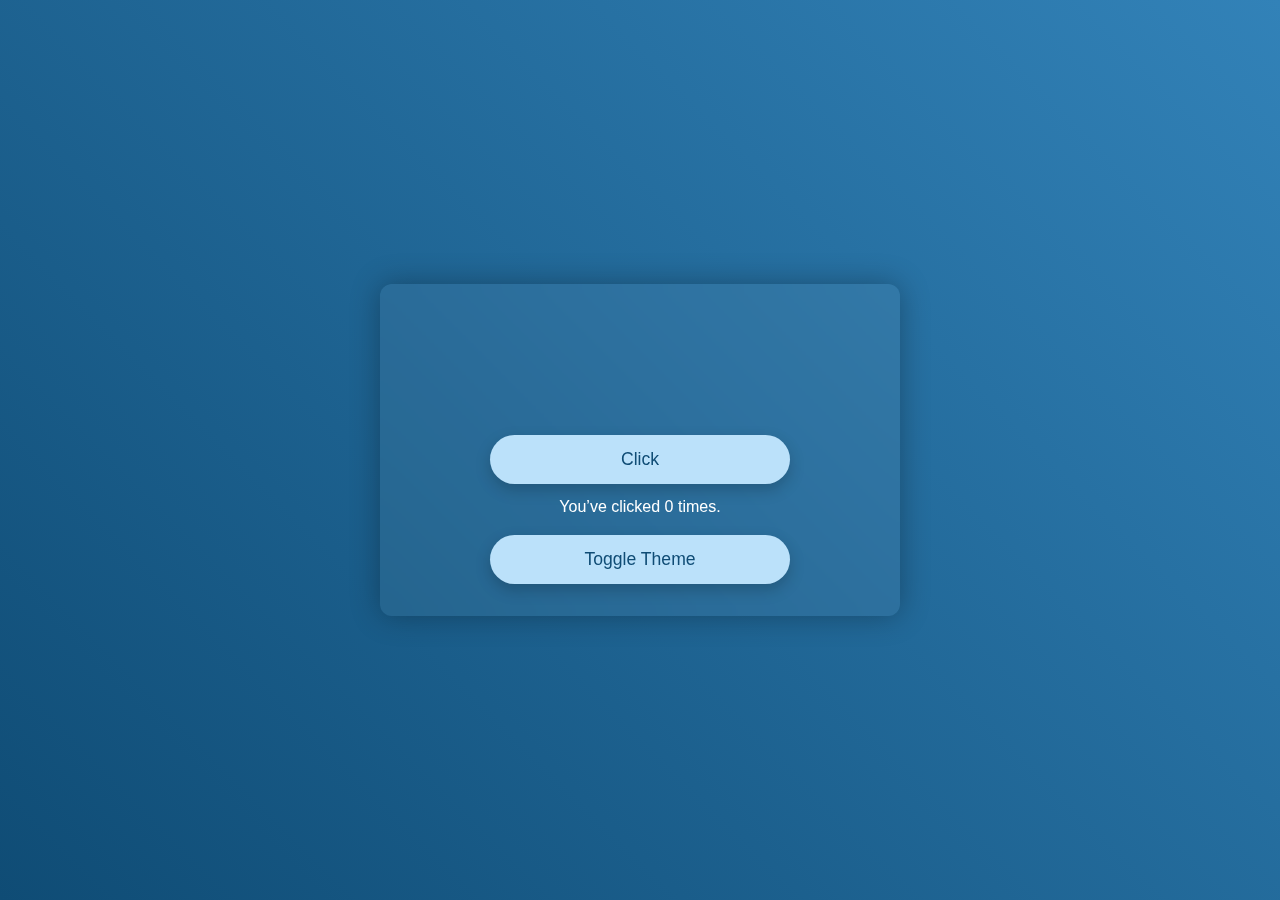
<file: Animation_button/index.html>
<!doctype html>
<html class="no-js" lang="en">
<head>
  <meta charset="utf-8">
  <meta name="viewport" content="width=device-width, initial-scale=1">
  <title>Animated Button</title>
  <link rel="stylesheet" href="css/style.css">
  <meta name="description" content="Interactive button demo with stylish animation">
  <meta property="og:title" content="Animated Button">
  <meta property="og:type" content="website">
  <meta property="og:url" content="https://domain.com">
  <meta property="og:image" content="https://domain.com/preview.png">
  <meta property="og:image:alt" content="Preview of animated button interface">
  <link rel="icon" href="/favicon.ico" sizes="any">
  <link rel="icon" href="/icon.svg" type="image/svg+xml">
  <link rel="apple-touch-icon" href="icon.png">
  <link rel="manifest" href="site.webmanifest">
  <meta name="theme-color" content="#fafafa">
</head>

<body class="deepblue">
<div class="container">
  <h1 class="fade-in">Welcome to the Button Experience</h1>
  <button class="cool-button">Click</button>
  <p class="click-count">You’ve clicked 0 times.</p>
  <button class="toggle-theme">Toggle Theme</button>
  <div class="toast" id="toast">Clicked!</div>
</div>
<script src="js/app.js"></script>
</body>
</html>
</file>
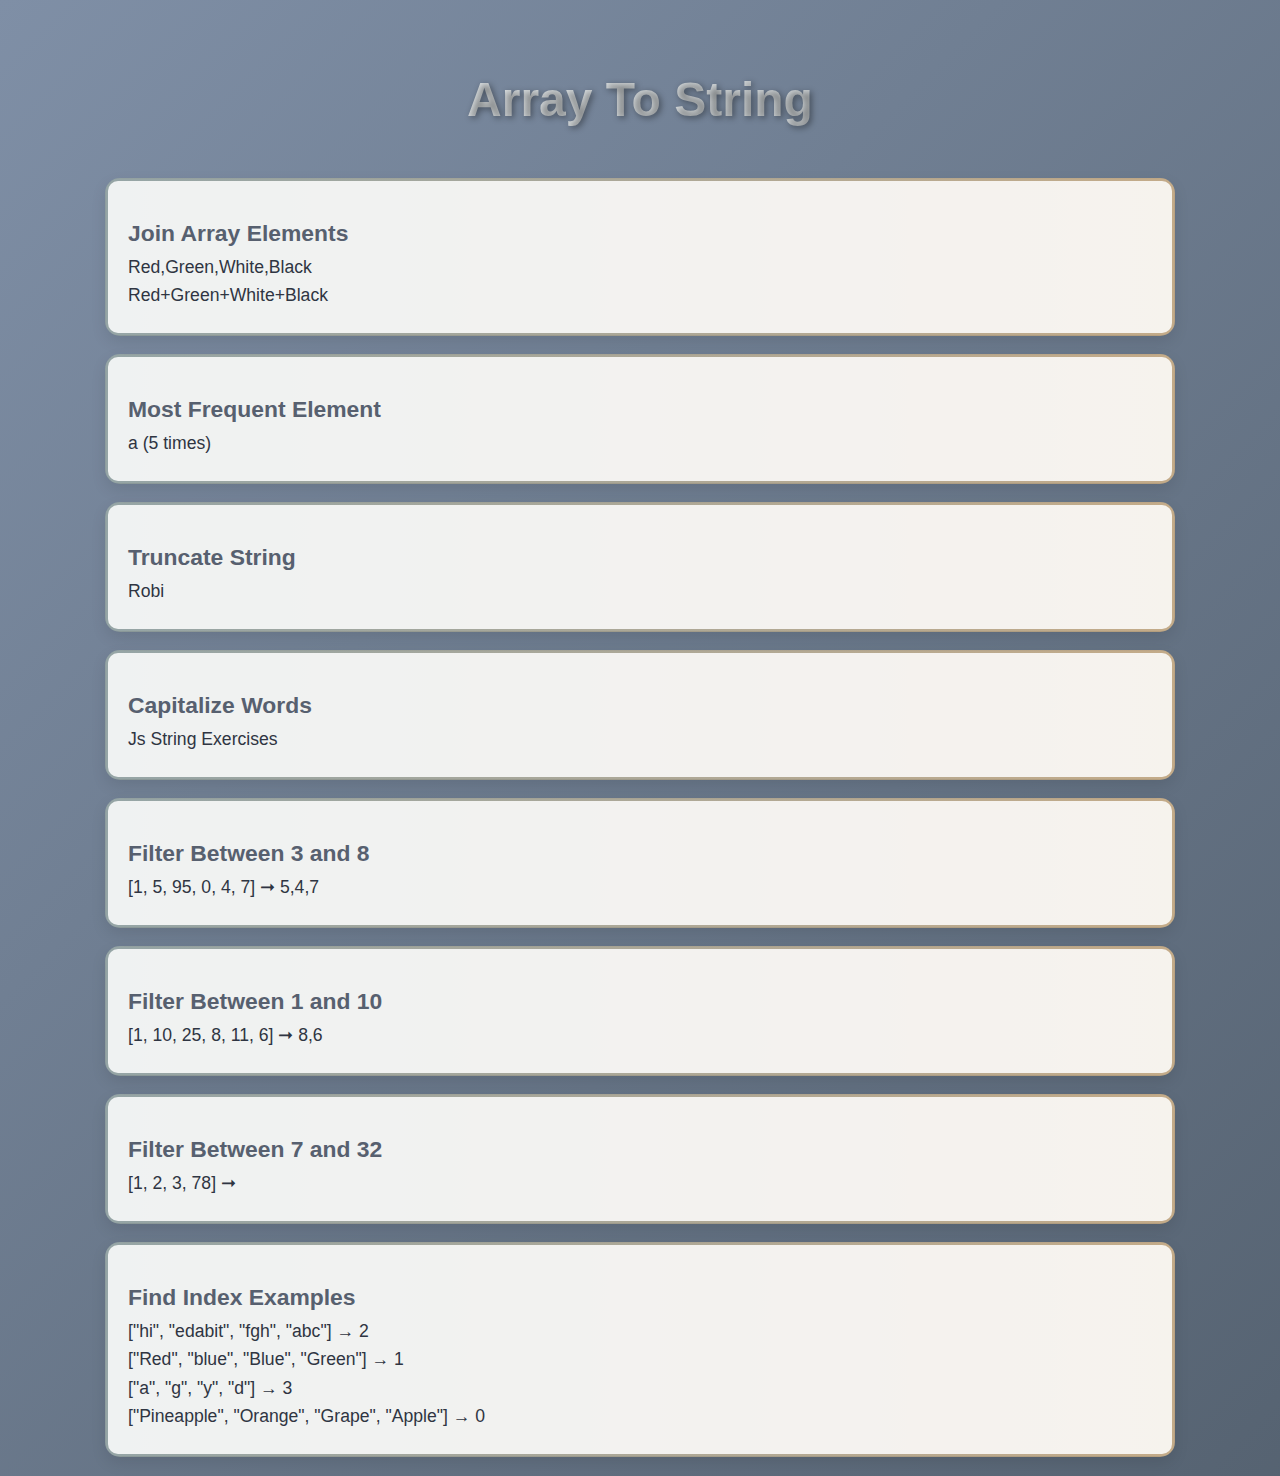
<file: Arr_ To_String/index.html>
<!DOCTYPE html>
<html lang="en">
<head>
  <meta charset="utf-8" />
  <meta name="viewport" content="width=device-width, initial-scale=1" />
  <title>Array To String</title>

  <meta name="description" content="A showcase of JavaScript challenges with animations and UI magic" />
  <meta name="theme-color" content="#fafafa" />

  <meta property="og:title" content="JavaScript Challenge Panels" />
  <meta property="og:type" content="website" />
  <meta property="og:url" content="" />
  <meta property="og:image" content="" />
  <meta property="og:image:alt" content="A colorful JavaScript challenge interface" />

  <link rel="icon" href="/favicon.ico" sizes="any" />
  <link rel="icon" href="/icon.svg" type="image/svg+xml" />
  <link rel="apple-touch-icon" href="icon.png" />
  <link rel="manifest" href="site.webmanifest" />

  <link rel="stylesheet" href="css/style.css" />
</head>
<body>
<h1>Array To String</h1>

<div class="card" id="panel1"></div>
<div class="card" id="panel2"></div>
<div class="card" id="panel3"></div>
<div class="card" id="panel4"></div>
<div class="card" id="panel5"></div>
<div class="card" id="panel6"></div>
<div class="card" id="panel7"></div>
<div class="card" id="panel8"></div>

<script src="js/app.js"></script>
</body>
</html>
</file>
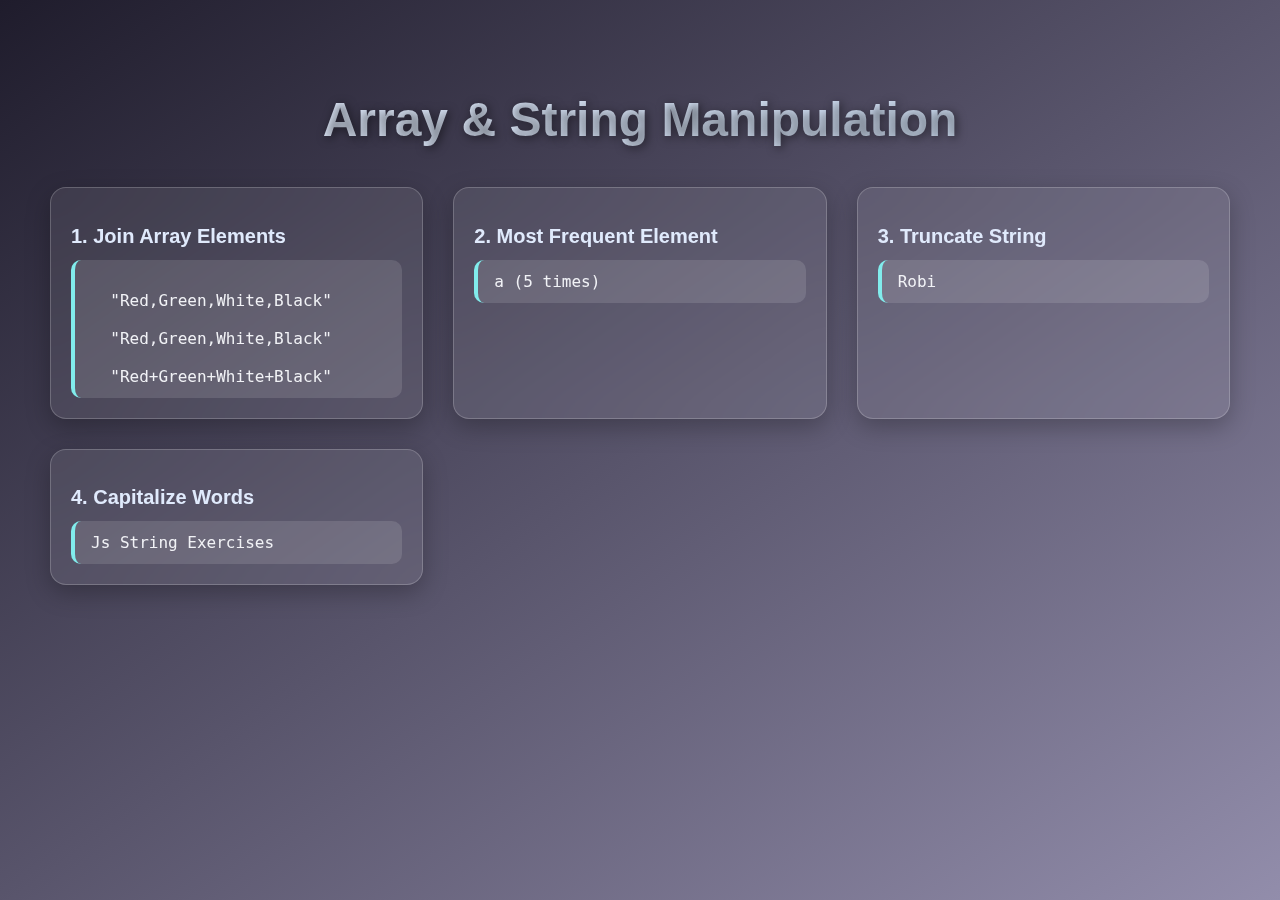
<file: Arr_To_String/index.html>
<!DOCTYPE html>
<html lang="en">
<head>
  <meta charset="utf-8" />
  <meta name="viewport" content="width=device-width, initial-scale=1" />
  <title>Array & String Manipulation</title>

  <meta name="description" content="A showcase of JavaScript string and array manipulation tasks with styled UI" />
  <meta name="theme-color" content="#fafafa" />

  <link rel="icon" href="/favicon.ico" sizes="any" />
  <link rel="stylesheet" href="css/style.css" />
</head>
<body>

<h1>Array & String Manipulation</h1>

<div class="container">
  <div class="card" id="panel1">
    <h2>1. Join Array Elements</h2>
    <div class="output" id="joinOutput"></div>
  </div>

  <div class="card" id="panel2">
    <h2>2. Most Frequent Element</h2>
    <div class="output" id="freqOutput"></div>
  </div>

  <div class="card" id="panel3">
    <h2>3. Truncate String</h2>
    <div class="output" id="truncateOutput"></div>
  </div>

  <div class="card" id="panel4">
    <h2>4. Capitalize Words</h2>
    <div class="output" id="capitalizeOutput"></div>
  </div>
</div>

<script src="js/app.js"></script>
</body>
</html>
</file>
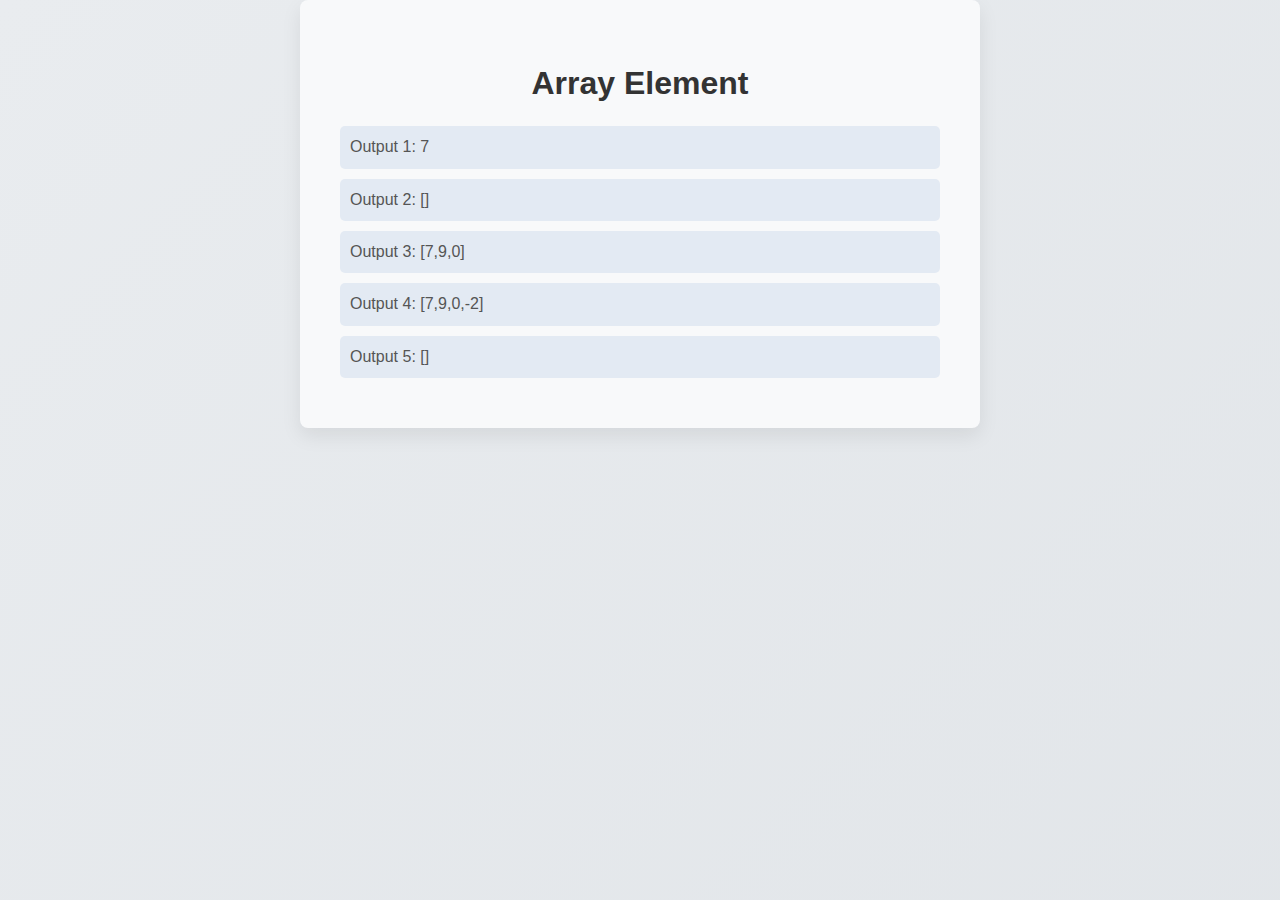
<file: Array/index.html>
<!doctype html>
<html class="no-js" lang="">

<head>
  <meta charset="utf-8">
  <meta name="viewport" content="width=device-width, initial-scale=1">
  <title></title>
  <link rel="stylesheet" href="css/style.css">
  <meta name="description" content="">

  <meta property="og:title" content="">
  <meta property="og:type" content="">
  <meta property="og:url" content="">
  <meta property="og:image" content="">
  <meta property="og:image:alt" content="">

  <link rel="icon" href="/favicon.ico" sizes="any">
  <link rel="icon" href="/icon.svg" type="image/svg+xml">
  <link rel="apple-touch-icon" href="icon.png">

  <link rel="manifest" href="site.webmanifest">
  <meta name="theme-color" content="#fafafa">
</head>

<body>

<div class="container">
  <h1>Array Element</h1>
  <div id="output" class="output-box"></div>
</div>
  <script src="js/app.js"></script>

</body>

</html>
</file>
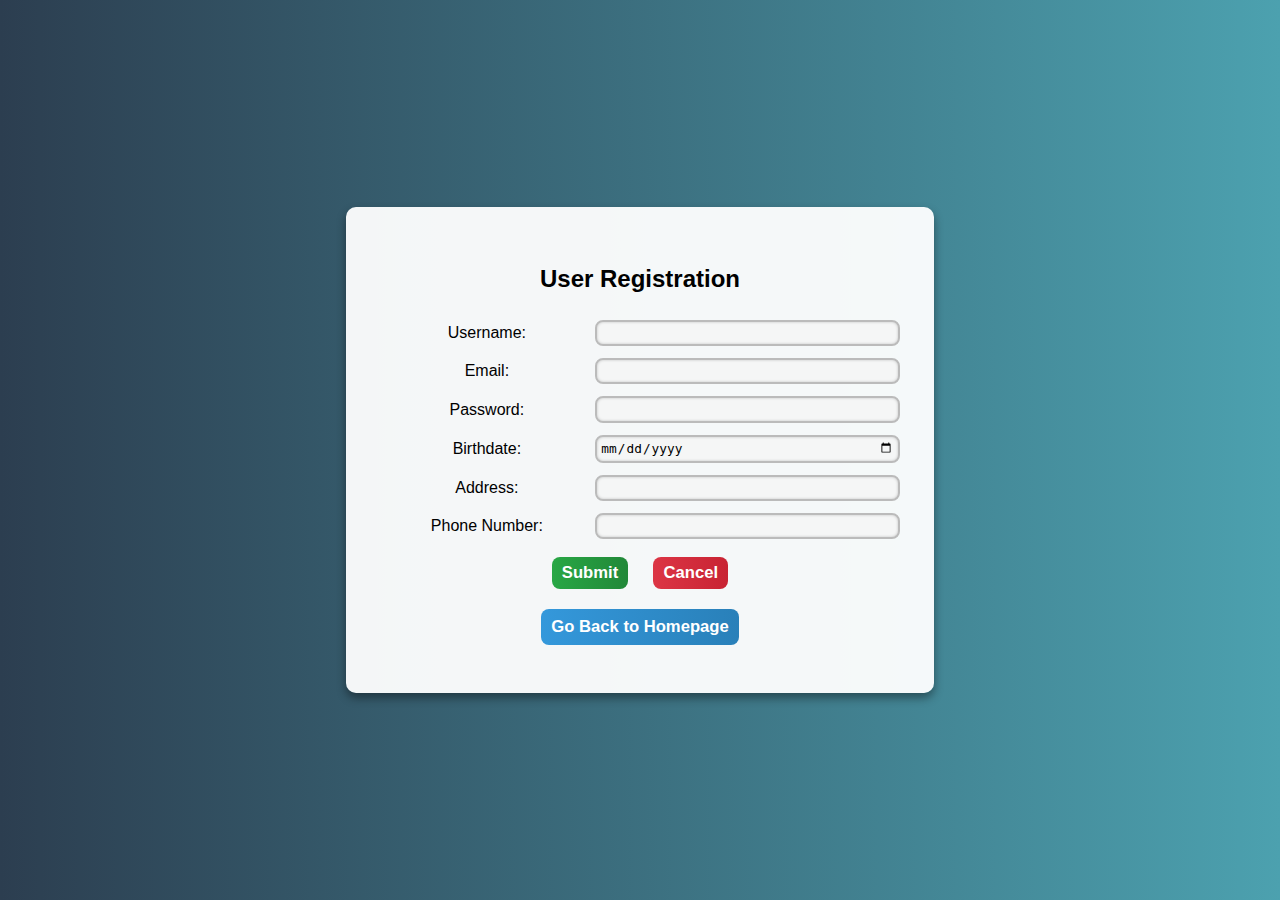
<file: Registration_form/index.html>
<!doctype html>
<html class="no-js" lang="">

<head>
  <meta charset="utf-8">
  <meta name="viewport" content="width=device-width, initial-scale=1">
  <title>Registration Form</title>
  <link rel="stylesheet" href="css/style.css">
  <meta name="description" content="">

  <meta property="og:title" content="">
  <meta property="og:type" content="">
  <meta property="og:url" content="">
  <meta property="og:image" content="">
  <meta property="og:image:alt" content="">

  <link rel="icon" href="/favicon.ico" sizes="any">
  <link rel="icon" href="/icon.svg" type="image/svg+xml">
  <link rel="apple-touch-icon" href="icon.png">

  <link rel="manifest" href="site.webmanifest">
  <meta name="theme-color" content="#fafafa">
</head>

<body>

<body>
<div class="container">
  <h2>User Registration</h2>
  <form id="registrationForm">
    <table>
      <tr><td><label for="username">Username:</label></td><td><input type="text" id="username" required></td></tr>
      <tr><td><label for="email">Email:</label></td><td><input type="email" id="email" required></td></tr>
      <tr><td><label for="password">Password:</label></td><td><input type="password" id="password" required></td></tr>
      <tr><td><label for="birthdate">Birthdate:</label></td><td><input type="date" id="birthdate" required></td></tr>
      <tr><td><label for="address">Address:</label></td><td><input type="text" id="address" required></td></tr>
      <tr><td><label for="phone">Phone Number:</label></td><td><input type="tel" id="phone" required></td></tr>
    </table>
    <button type="submit" class="submit-btn">Submit</button>
    <button type="reset" class="cancel-btn">Cancel</button>
  </form>
  <button onclick="goToHomepage()" class="home-btn">Go Back to Homepage</button>
</div>
  <script src="js/app.js"></script>
<script>
  function goToHomepage() {
    window.location.href = "home.html"; // Redirect back to homepage
  }
</script>

</body>
</html>
</file>
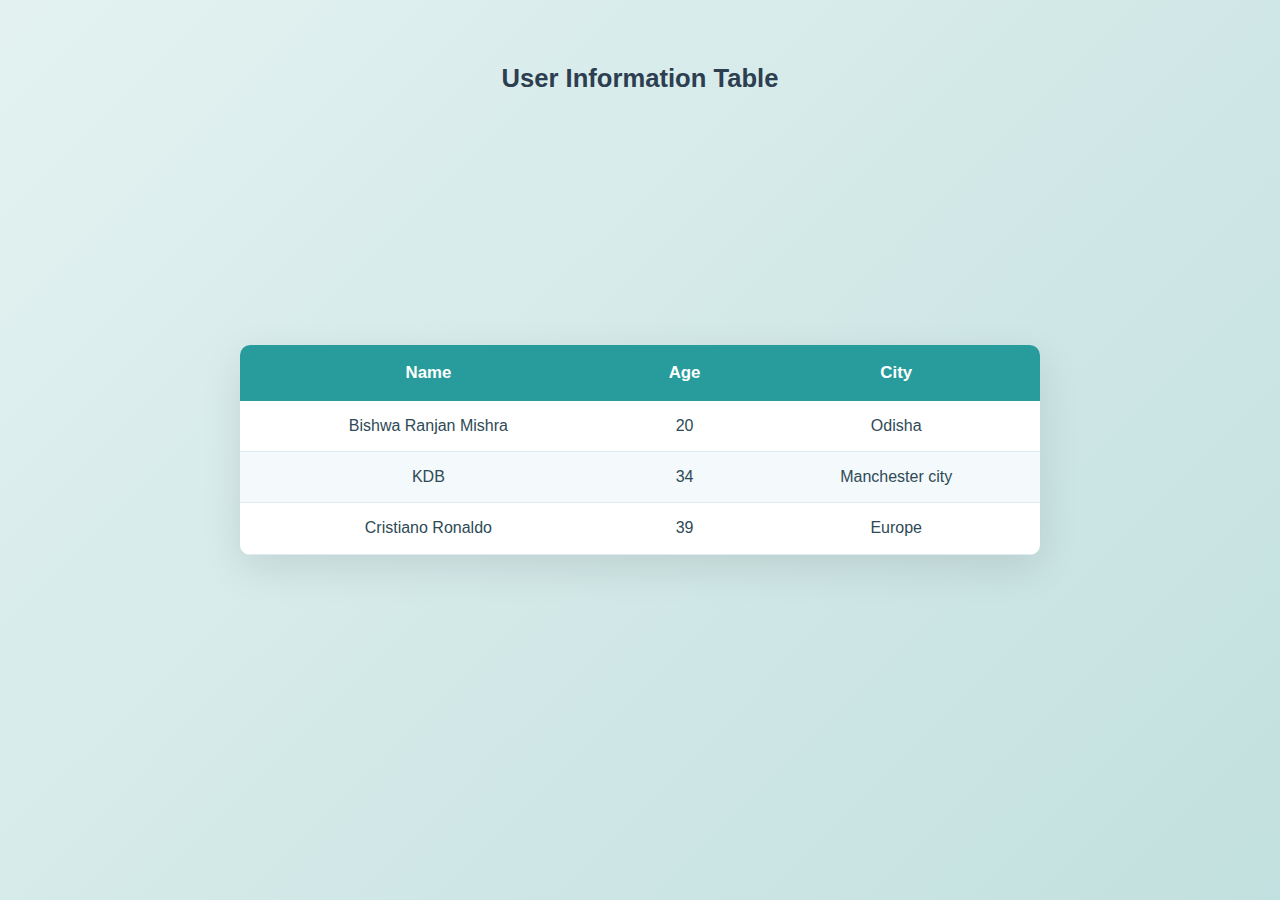
<file: User_Information_Table/index.html>
<!doctype html>
<html class="no-js" lang="">

<head>
  <meta charset="utf-8">
  <meta name="viewport" content="width=device-width, initial-scale=1">
  <title>Basic HTML Table</title>
  <link rel="stylesheet" href="css/style.css">
  <meta name="description" content="">

  <meta property="og:title" content="">
  <meta property="og:type" content="">
  <meta property="og:url" content="">
  <meta property="og:image" content="">
  <meta property="og:image:alt" content="">

  <link rel="icon" href="/favicon.ico" sizes="any">
  <link rel="icon" href="/icon.svg" type="image/svg+xml">
  <link rel="apple-touch-icon" href="icon.png">

  <link rel="manifest" href="site.webmanifest">
  <meta name="theme-color" content="#fafafa">
</head>

<body>
<h2><b>User Information Table</b></h2>
<table id="userTable">
  <thead>
  <tr>
    <th>Name</th>
    <th>Age</th>
    <th>City</th>
  </tr>
  </thead>
  <tbody>
  <tr>
    <td>Bishwa Ranjan Mishra</td>
    <td>20</td>
    <td>Odisha</td>
  </tr>
  <tr>
    <td>KDB</td>
    <td>34</td>
    <td>Manchester city</td>
  </tr>

  <tr>
    <td>Cristiano Ronaldo</td>
    <td>39</td>
    <td>Europe</td>
  </tr>
  </tbody>
</table>
  <script src="js/app.js"></script>

</body>

</html>
</file>
<file: Animation_button/css/style.css>
html {
  color: #222;
  font-size: 1em;
  line-height: 1.4;
  font-family: 'Segoe UI', Tahoma, Geneva, Verdana, sans-serif;
}

::selection {
  background: #b3d4fc;
  text-shadow: none;
}

body {
  margin: 0;
  height: 100vh;
  display: flex;
  justify-content: center;
  align-items: center;
  transition: background 0.8s ease-in-out;
}

/* Default Theme */
body.deepblue {
  background: linear-gradient(45deg, #0f4c75, #3282b8);
  animation: backgroundPulse 6s infinite alternate ease-in-out;
}

/* Sunrise Theme */
body.sunrise {
  background: linear-gradient(45deg, #FF6E7F, #BFE9FF);
  animation: sunrisePulse 6s infinite alternate ease-in-out;
}

/* Container + Layout */
.container {
  text-align: center;
  padding: 20px;
  max-width: 480px;
  width: 90%;
  background: rgba(255, 255, 255, 0.05);
  border-radius: 12px;
  box-shadow: 0 0 30px rgba(0, 0, 0, 0.3);
  backdrop-filter: blur(10px);
  animation: fadeIn 1.5s ease-out forwards;
}

/* Heading */
h1 {
  font-size: 2em;
  color: #bbe1fa;
  margin-bottom: 20px;
  opacity: 0;
  transform: translateY(-20px);
  animation: fadeInTitle 1.4s ease forwards;
}

/* Buttons */
.cool-button,
.toggle-theme {
  padding: 14px 30px;
  font-size: 1.1em;
  margin: 12px auto;
  display: block;
  width: 100%;
  max-width: 300px;
  color: #0f4c75;
  background-color: #bbe1fa;
  border: none;
  border-radius: 50px;
  cursor: pointer;
  transition: all 0.3s ease-in-out;
  box-shadow: 0 6px 16px rgba(0, 0, 0, 0.2);
}

.cool-button:hover,
.toggle-theme:hover {
  background-color: #0f4c75;
  color: #bbe1fa;
  transform: translateY(-3px) scale(1.05);
  box-shadow: 0 8px 20px rgba(0, 0, 0, 0.3);
}

/* Text Count */
.click-count {
  color: #fff;
  margin-top: 10px;
  font-weight: 500;
}

/* Toast Popup */
.toast {
  position: fixed;
  bottom: 30px;
  left: 50%;
  transform: translateX(-50%);
  background: #222;
  color: #fff;
  padding: 10px 20px;
  border-radius: 6px;
  opacity: 0;
  pointer-events: none;
  transition: opacity 0.5s ease;
  z-index: 10;
}

/* Sunrise Text Overrides */
body.sunrise h1,
body.sunrise .click-count {
  color: #222;
}

body.sunrise .cool-button,
body.sunrise .toggle-theme {
  color: #222;
  background-color: #fff;
}

body.sunrise .cool-button:hover,
body.sunrise .toggle-theme:hover {
  background-color: #222;
  color: #fff;
}

/* Animations */
@keyframes pulse {
  0% { transform: scale(1); }
  50% { transform: scale(1.05); }
  100% { transform: scale(1); }
}

@keyframes backgroundPulse {
  0% { filter: brightness(1); }
  100% { filter: brightness(1.3); }
}

@keyframes sunrisePulse {
  0% { filter: brightness(1); }
  100% { filter: brightness(1.2); }
}

@keyframes fadeIn {
  to {
    opacity: 1;
    transform: translateY(0);
  }
}

@keyframes fadeInTitle {
  to {
    opacity: 1;
    transform: translateY(0);
  }
}
</file>
<file: Arr_ To_String/css/style.css>
body {
  margin: 0;
  font-family: 'Segoe UI', sans-serif;
  background: linear-gradient(-45deg, #2f3640, #3d3d3d, #485460, #7f8fa6);
  background-size: 400% 400%;
  animation: gradientMove 16s ease infinite;
  color: #2f3542;
}

@keyframes gradientMove {
  0%, 100% { background-position: 0% 50%; }
  50% { background-position: 100% 50%; }
}

h1 {
  text-align: center;
  padding: 40px 0 20px;
  font-size: 3em;
  animation: fadeIn 1.5s ease forwards;
  background: linear-gradient(90deg, #ecf0f1, #bdc3c7, #95a5a6, #7f8c8d);
  background-size: 300% 300%;
  -webkit-background-clip: text;
  -webkit-text-fill-color: transparent;
  animation: colorShift 6s ease infinite;
  text-shadow: 2px 2px 6px rgba(0,0,0,0.4);
}

@keyframes fadeIn {
  from { opacity: 0; transform: translateY(-20px); }
  to { opacity: 1; transform: translateY(0); }
}

@keyframes colorShift {
  0% { background-position: 0% 50%; }
  50% { background-position: 100% 50%; }
  100% { background-position: 0% 50%; }
}

.card {
  position: relative;
  background: rgba(255, 255, 255, 0.85);
  margin: 20px auto;
  width: 80%;
  padding: 20px;
  border-radius: 12px;
  color: #2f3542;
  font-size: 1.1em;
  box-shadow: 0 6px 16px rgba(0, 0, 0, 0.1);
  transition: transform 0.4s ease;
  border: 2px solid transparent;
  background-clip: padding-box;
}

.card::before {
  content: "";
  position: absolute;
  top: -3px;
  left: -3px;
  right: -3px;
  bottom: -3px;
  border-radius: 15px;
  background: linear-gradient(90deg, #95a5a6, #d3ad7f, #7f8c8d, #bdc3c7);
  background-size: 400% 400%;
  animation: borderGradient 8s ease infinite;
  z-index: -1;
}

@keyframes borderGradient {
  0% { background-position: 0% 50%; }
  50% { background-position: 100% 50%; }
  100% { background-position: 0% 50%; }
}

.card:hover {
  transform: scale(1.03);
}

.card h2 {
  font-weight: bold;
  font-size: 1.3em;
  color: #57606f;
  margin-bottom: 10px;
}

.card p {
  margin: 0.4em 0;
}
</file>
<file: Arr_To_String/css/style.css>
/* Base Styling */
body {
  margin: 0;
  font-family: 'Segoe UI', sans-serif;
  background: linear-gradient(to bottom right, #1f1c2c, #928dab);
  min-height: 100vh;
  display: flex;
  flex-direction: column;
  align-items: center;
  padding: 60px 20px;
  box-sizing: border-box;
  color: #ffffffcc;
}

/* Title */
h1 {
  font-size: 3rem;
  margin-bottom: 40px;
  background: linear-gradient(90deg, #e0eafc, #cfdef3);
  -webkit-background-clip: text;
  -webkit-text-fill-color: transparent;
  animation: fadeIn 1.2s ease-in;
  text-align: center;
  text-shadow: 2px 2px 10px rgba(0, 0, 0, 0.5);
}

/* Grid Layout */
.container {
  display: grid;
  grid-template-columns: repeat(auto-fit, minmax(280px, 1fr));
  gap: 30px;
  width: 100%;
  max-width: 1200px;
  padding: 0 10px;
  box-sizing: border-box;
}

/* Card Styling with Glassmorphism */
.card {
  background: rgba(255, 255, 255, 0.08);
  border-radius: 16px;
  backdrop-filter: blur(15px);
  -webkit-backdrop-filter: blur(15px);
  border: 1px solid rgba(255, 255, 255, 0.2);
  padding: 20px;
  box-shadow: 0 8px 24px rgba(0, 0, 0, 0.25);
  transition: transform 0.3s ease, box-shadow 0.3s ease;
}

.card:hover {
  transform: translateY(-5px) scale(1.02);
  box-shadow: 0 0 25px rgba(173, 216, 230, 0.7);
}

.card h2 {
  font-size: 1.25rem;
  color: #e0eafc;
  margin-bottom: 12px;
}

/* Output Box */
.output {
  background: rgba(255, 255, 255, 0.12);
  padding: 12px 16px;
  border-radius: 10px;
  font-family: monospace;
  font-size: 1rem;
  color: #f1f2f6;
  word-break: break-word;
  white-space: pre-wrap;
  border-left: 4px solid #81ecec;
}

/* Fade-in Animation */
@keyframes fadeIn {
  from {
    opacity: 0;
    transform: translateY(-20px);
  }
  to {
    opacity: 1;
    transform: translateY(0);
  }
}

/* Responsive Tweak */
@media (max-width: 600px) {
  h1 {
    font-size: 2.2rem;
  }

  .output {
    font-size: 0.95rem;
  }
}
</file>
<file: Array/css/style.css>
/*! HTML5 Boilerplate v9.0.1 | MIT License | https://html5boilerplate.com/ */

/* main.css 3.0.0 | MIT License | https://github.com/h5bp/main.css#readme */
/*
 * What follows is the result of much research on cross-browser styling.
 * Credit left inline and big thanks to Nicolas Gallagher, Jonathan Neal,
 * Kroc Camen, and the H5BP dev community and team.
 */

/* ==========================================================================
   Base styles: opinionated defaults
   ========================================================================== */

html {
  color: #222;
  font-size: 1em;
  line-height: 1.4;
}

/*
 * Remove text-shadow in selection highlight:
 * https://twitter.com/miketaylr/status/12228805301
 *
 * Customize the background color to match your design.
 */

::-moz-selection {
  background: #b3d4fc;
  text-shadow: none;
}

::selection {
  background: #b3d4fc;
  text-shadow: none;
}

/*
 * A better looking default horizontal rule
 */

hr {
  display: block;
  height: 1px;
  border: 0;
  border-top: 1px solid #ccc;
  margin: 1em 0;
  padding: 0;
}

/*
 * Remove the gap between audio, canvas, iframes,
 * images, videos and the bottom of their containers:
 * https://github.com/h5bp/html5-boilerplate/issues/440
 */

audio,
canvas,
iframe,
img,
svg,
video {
  vertical-align: middle;
}

/*
 * Remove default fieldset styles.
 */

fieldset {
  border: 0;
  margin: 0;
  padding: 0;
}

/*
 * Allow only vertical resizing of textareas.
 */

textarea {
  resize: vertical;
}

/* ==========================================================================
   Author's custom styles
   ========================================================================== */

/* ==========================================================================
   Helper classes
   ========================================================================== */

/*
 * Hide visually and from screen readers
 */

.hidden,
[hidden] {
  display: none !important;
}

/*
 * Hide only visually, but have it available for screen readers:
 * https://snook.ca/archives/html_and_css/hiding-content-for-accessibility
 *
 * 1. For long content, line feeds are not interpreted as spaces and small width
 *    causes content to wrap 1 word per line:
 *    https://medium.com/@jessebeach/beware-smushed-off-screen-accessible-text-5952a4c2cbfe
 */

.visually-hidden {
  border: 0;
  clip: rect(0, 0, 0, 0);
  height: 1px;
  margin: -1px;
  overflow: hidden;
  padding: 0;
  position: absolute;
  white-space: nowrap;
  width: 1px;
  /* 1 */
}

/*
 * Extends the .visually-hidden class to allow the element
 * to be focusable when navigated to via the keyboard:
 * https://www.drupal.org/node/897638
 */

.visually-hidden.focusable:active,
.visually-hidden.focusable:focus {
  clip: auto;
  height: auto;
  margin: 0;
  overflow: visible;
  position: static;
  white-space: inherit;
  width: auto;
}

/*
 * Hide visually and from screen readers, but maintain layout
 */

.invisible {
  visibility: hidden;
}

/*
 * Clearfix: contain floats
 *
 * The use of `table` rather than `block` is only necessary if using
 * `::before` to contain the top-margins of child elements.
 */

.clearfix::before,
.clearfix::after {
  content: "";
  display: table;
}

.clearfix::after {
  clear: both;
}

/* ==========================================================================
   EXAMPLE Media Queries for Responsive Design.
   These examples override the primary ('mobile first') styles.
   Modify as content requires.
   ========================================================================== */

@media only screen and (min-width: 35em) {
  /* Style adjustments for viewports that meet the condition */
}

@media print,
  (-webkit-min-device-pixel-ratio: 1.25),
  (min-resolution: 1.25dppx),
  (min-resolution: 120dpi) {
  /* Style adjustments for high resolution devices */
}

/* ==========================================================================
   Print styles.
   Inlined to avoid the additional HTTP request:
   https://www.phpied.com/delay-loading-your-print-css/
   ========================================================================== */

@media print {
  *,
  *::before,
  *::after {
    background: #fff !important;
    color: #000 !important;
    /* Black prints faster */
    box-shadow: none !important;
    text-shadow: none !important;
  }

  a,
  a:visited {
    text-decoration: underline;
  }

  a[href]::after {
    content: " (" attr(href) ")";
  }

  abbr[title]::after {
    content: " (" attr(title) ")";
  }

  /*
   * Don't show links that are fragment identifiers,
   * or use the `javascript:` pseudo protocol
   */
  a[href^="#"]::after,
  a[href^="javascript:"]::after {
    content: "";
  }

  pre {
    white-space: pre-wrap !important;
  }

  pre,
  blockquote {
    border: 1px solid #999;
    page-break-inside: avoid;
  }

  tr,
  img {
    page-break-inside: avoid;
  }

  p,
  h2,
  h3 {
    orphans: 3;
    widows: 3;
  }

  h2,
  h3 {
    page-break-after: avoid;
  }
}


body {
  margin: 0;
  font-family: "Segoe UI", Tahoma, Geneva, Verdana, sans-serif;
  background: linear-gradient(135deg, #e9ecef, #dee2e6, #ced4da);
  background-size: 400% 400%;
  animation: gradientShift 30s ease infinite;
  transition: background-color 1s ease-in-out;
}

@keyframes gradientShift {
  0% { background-position: 0% 50%; }
  50% { background-position: 100% 50%; }
  100% { background-position: 0% 50%; }
}


.container {
  padding: 40px;
  max-width: 600px;
  margin: auto;
  background-color: #f8f9fa;
  box-shadow: 0 8px 20px rgba(0, 0, 0, 0.08);
  border-radius: 8px;
  animation: slideIn 1.5s cubic-bezier(0.25, 1, 0.5, 1) forwards;
}

@keyframes slideIn {
  from { opacity: 0; transform: translateY(40px); }
  to { opacity: 1; transform: translateY(0); }
}

h1 {
  font-size: 2em;
  color: #333;
  text-align: center;
  margin-bottom: 20px;
  animation: fadeText 2s cubic-bezier(0.25, 1, 0.5, 1) forwards;
}

@keyframes fadeText {
  from { opacity: 0; transform: translateY(-20px); }
  to { opacity: 1; transform: translateY(0); }
}

.output-box p {
  font-size: 1rem;
  color: #555;
  background-color: #e3eaf3;
  padding: 10px;
  margin: 10px 0;
  border-radius: 5px;
  animation: appear 1s ease-out forwards;
  transition: transform 0.3s ease, opacity 0.3s ease;
}

@keyframes appear {
  from { opacity: 0; transform: scale(0.95); }
  to { opacity: 1; transform: scale(1); }
}
</file>
<file: Registration_form/css/style.css>
body {
  font-family: 'Poppins', sans-serif;
  background: linear-gradient(to right, #2c3e50, #4ca1af);
  display: flex;
  justify-content: center;
  align-items: center;
  height: 100vh;
  margin: 0;
}

.container {
  background: rgba(255, 255, 255, 0.95);
  padding: 3%;
  border-radius: 10px;
  box-shadow: 0px 5px 10px rgba(0, 0, 0, 0.4);
  width: 40%;
  text-align: center;
  animation: fadeIn 1s ease-in-out;
}

table {
  width: 100%;
  margin-top: 2%;
}

td {
  padding: 1%;
}

input {
  padding: 1.2%;
  width: 100%;
  border: 2px solid #bbb;
  border-radius: 8px;
  transition: 0.3s;
  outline: none;
  font-size: 1vw;
  background: rgba(245, 245, 245, 0.9);
  box-shadow: inset 0 0 3px rgba(0, 0, 0, 0.2);
}

input:hover {
  border-color: #4ca1af;
}

input:focus {
  border-color: #2c3e50;
  transform: scale(1.03);
  box-shadow: 0px 0px 10px rgba(44, 62, 80, 0.4);
}

button {
  padding: 1.2% 2%;
  margin: 2%;
  border: none;
  font-size: 1.3vw;
  cursor: pointer;
  border-radius: 8px;
  transition: 0.3s;
}

.submit-btn {
  background: linear-gradient(to right, #28a745, #218838);
  color: white;
  font-weight: bold;
}

.submit-btn:hover {
  transform: scale(1.08);
  box-shadow: 0px 0px 12px rgba(40, 167, 69, 0.5);
}

.cancel-btn {
  background: linear-gradient(to right, #dc3545, #c82333);
  color: white;
  font-weight: bold;
}

.cancel-btn:hover {
  transform: scale(1.08);
  box-shadow: 0px 0px 12px rgba(220, 53, 69, 0.5);
}


button:active {
  transform: scale(0.95);
}


@media screen and (max-width: 1024px) {
  .container {
    width: 60%;
    padding: 5%;
  }

  input, button {
    font-size: 1.6vw;
  }
}

@media screen and (max-width: 768px) {
  .container {
    width: 80%;
    padding: 6%;
  }

  input, button {
    font-size: 2vw;
    padding: 2%;
  }
}

@media screen and (max-width: 480px) {
  .container {
    width: 90%;
    padding: 8%;
  }

  input, button {
    font-size: 3vw;
    padding: 3%;
  }
}


@keyframes fadeIn {
  from { opacity: 0; transform: translateY(-3%); }
  to { opacity: 1; transform: translateY(0); }
}

.home-btn {
  background: linear-gradient(to right, #3498db, #2980b9);
  color: white;
  font-weight: bold;
  padding: 1.5% 2%;
  margin-top: 2%;
  font-size: 1.3vw;
  cursor: pointer;
  border-radius: 8px;
  transition: 0.3s;
}

.home-btn:hover {
  transform: scale(1.08);
  box-shadow: 0px 0px 15px rgba(52, 152, 219, 0.6);
}
</file>
<file: User_Information_Table/css/style.css>
html {
  color: #222;
  font-size: 1em;
  line-height: 1.4;
}


::-moz-selection {
  background: #b3d4fc;
  text-shadow: none;
}

::selection {
  background: #b3d4fc;
  text-shadow: none;
}

hr {
  display: block;
  height: 1px;
  border: 0;
  border-top: 1px solid #ccc;
  margin: 1em 0;
  padding: 0;
}


audio,
canvas,
iframe,
img,
svg,
video {
  vertical-align: middle;
}



fieldset {
  border: 0;
  margin: 0;
  padding: 0;
}


textarea {
  resize: vertical;
}


.hidden,
[hidden] {
  display: none !important;
}



.visually-hidden {
  border: 0;
  clip: rect(0, 0, 0, 0);
  height: 1px;
  margin: -1px;
  overflow: hidden;
  padding: 0;
  position: absolute;
  white-space: nowrap;
  width: 1px;
  /* 1 */
}


.visually-hidden.focusable:active,
.visually-hidden.focusable:focus {
  clip: auto;
  height: auto;
  margin: 0;
  overflow: visible;
  position: static;
  white-space: inherit;
  width: auto;
}

.invisible {
  visibility: hidden;
}


.clearfix::before,
.clearfix::after {
  content: "";
  display: table;
}

.clearfix::after {
  clear: both;
}


@media only screen and (min-width: 35em) {

}

@media print,
  (-webkit-min-device-pixel-ratio: 1.25),
  (min-resolution: 1.25dppx),
  (min-resolution: 120dpi) {

}


@media print {
  *,
  *::before,
  *::after {
    background: #fff !important;
    color: #000 !important;
    /* Black prints faster */
    box-shadow: none !important;
    text-shadow: none !important;
  }

  a,
  a:visited {
    text-decoration: underline;
  }

  a[href]::after {
    content: " (" attr(href) ")";
  }

  abbr[title]::after {
    content: " (" attr(title) ")";
  }

  a[href^="#"]::after,
  a[href^="javascript:"]::after {
    content: "";
  }

  pre {
    white-space: pre-wrap !important;
  }

  pre,
  blockquote {
    border: 1px solid #999;
    page-break-inside: avoid;
  }

  tr,
  img {
    page-break-inside: avoid;
  }

  p,
  h2,
  h3 {
    orphans: 3;
    widows: 3;
  }

  h2,
  h3 {
    page-break-after: avoid;
  }
}


body {
  font-family: 'Segoe UI', sans-serif;
  margin: 0;
  padding: 0;
  height: 100vh;
  display: flex;
  justify-content: center;
  align-items: center;
  background: linear-gradient(135deg, #e3f2f1, #c2e0df);
  background-attachment: fixed;
  background-size: cover;
  color: #2e4a56;
}



@keyframes slideFadeIn {
  from {
    opacity: 0;
    transform: translateY(30px) scale(0.96);
  }
  to {
    opacity: 1;
    transform: translateY(0) scale(1);
  }
}

table {
  width: 70%;
  max-width: 800px;
  border-collapse: collapse;
  background-color: #ffffff;
  border-radius: 10px;
  overflow: hidden;
  box-shadow: 0 12px 40px rgba(0, 0, 0, 0.1);
  animation: slideFadeIn 1.1s ease-out forwards;
  transform-origin: center;
}

th {
  background-color: #289c9c;
  color: white;
  padding: 16px 20px;
  font-weight: 600;
  font-size: 1.05rem;
}


td {
  padding: 14px 20px;
  text-align: center;
  border-bottom: 1px solid #e0eaf1;
}

tr:nth-child(even) {
  background-color: #f4f9fb;
}

tr:hover {
  background-color: #cfe7f5;
  transform: scale(1.01);
  box-shadow: 0 0 10px rgba(64, 153, 214, 0.15);
  transition: all 0.3s ease-in-out;
}

h2 {
  position: absolute;
  top: 40px;
  width: 100%;
  text-align: center;
  font-size: 1.6rem;
  font-weight: 500;
  color: #2c3e50;
}
</file>
